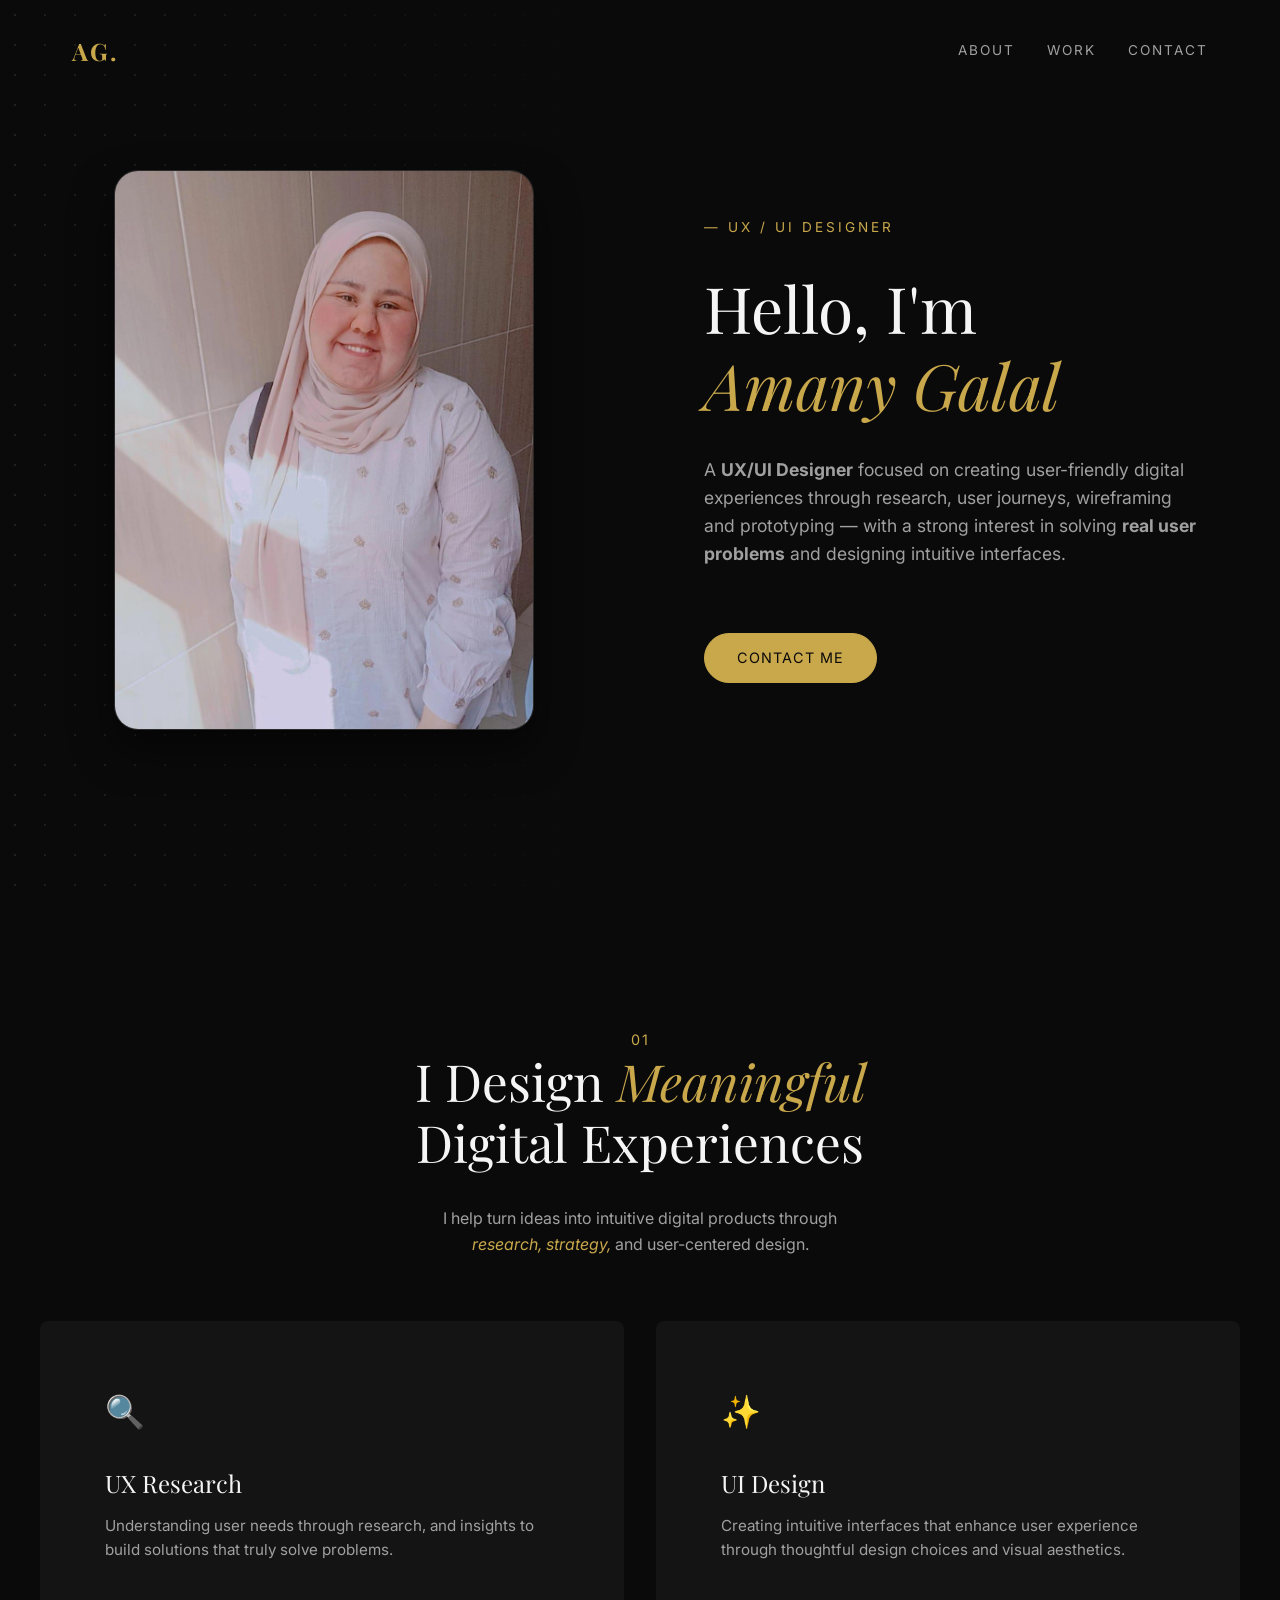
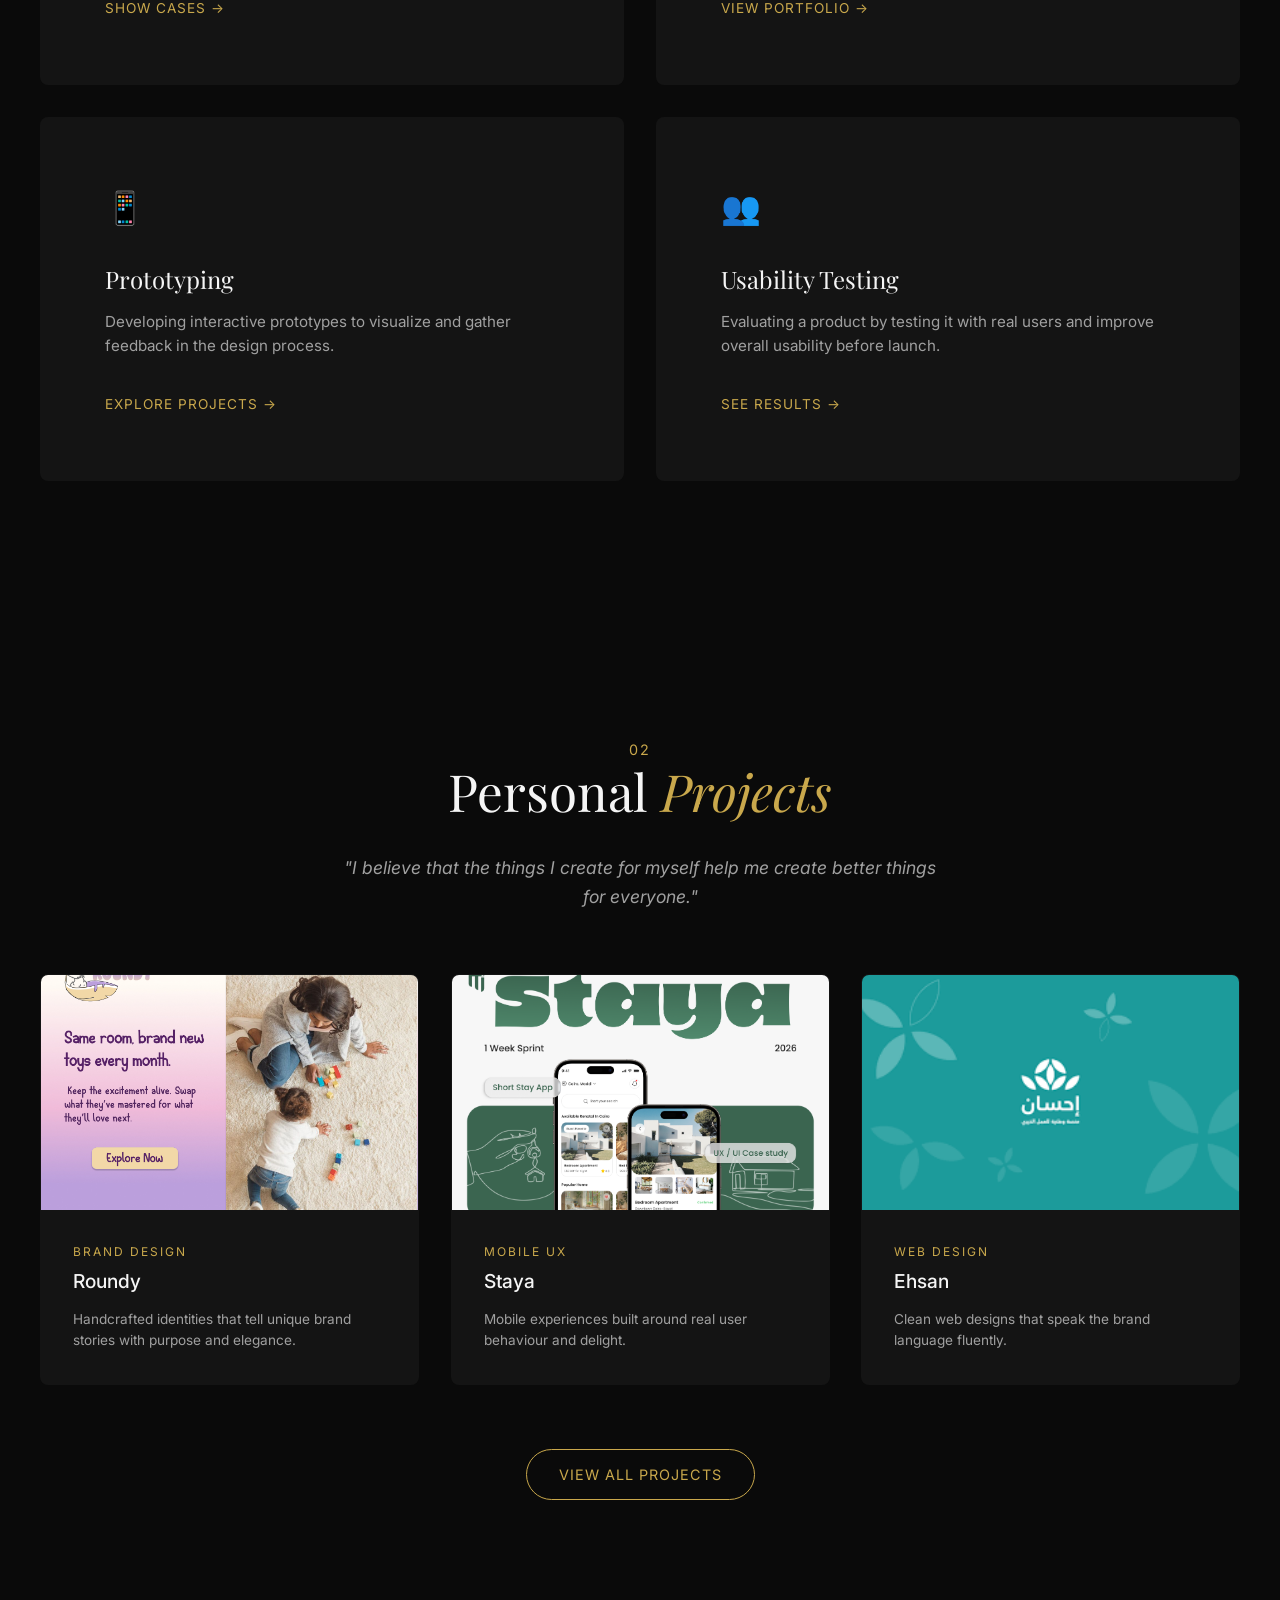
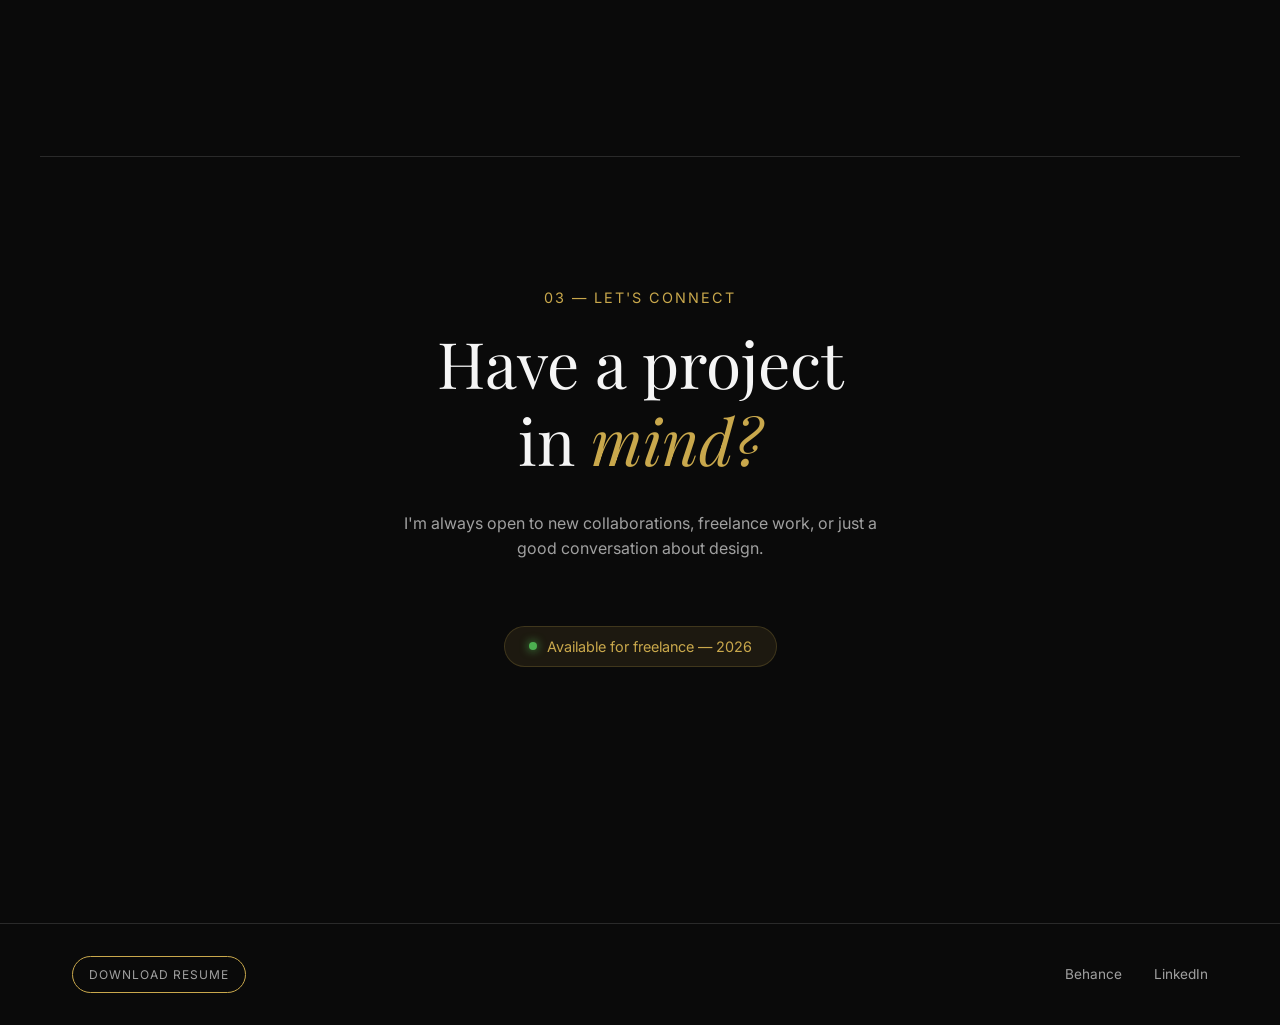
<file: index.html>
<!DOCTYPE html>
<html lang="en">

<head>
  <meta charset="UTF-8">
  <meta name="viewport" content="width=device-width, initial-scale=1.0">
  <title>Amany Galal | UX/UI Designer</title>
  <meta name="description"
    content="Portfolio of Amany Galal, a UX/UI Designer focused on creating user-friendly digital experiences.">

  <!-- Fonts -->
  <link rel="preconnect" href="https://fonts.googleapis.com">
  <link rel="preconnect" href="https://fonts.gstatic.com" crossorigin>
  <link
    href="https://fonts.googleapis.com/css2?family=Inter:wght@300;400;500&family=Playfair+Display:ital,wght@0,400;0,600;1,400&display=swap"
    rel="stylesheet">

  <!-- Styles -->
  <link rel="stylesheet" href="css/style.css">
  <link rel="stylesheet" href="css/animations.css">
  <link rel="stylesheet" href="css/responsive.css">
</head>

<body>

  <!-- Hero Section -->
  <section class="hero">
    <div class="hero-dots parallax" data-speed="0.1"></div>
    <div class="container hero-grid">
      <div class="hero-image-wrapper reveal delay-1">
        <img src="images/Amany.jpeg" alt="Amany Galal" class="hero-profile-img">
      </div>
      <div class="hero-content">
        <span class="hero-subtitle">— UX / UI DESIGNER</span>
        <h1 class="hero-title h1">Hello, I'm<br><span class="text-accent">Amany Galal</span></h1>
        <p class="hero-desc">
          A <strong>UX/UI Designer</strong> focused on creating user-friendly digital experiences through research, user
          journeys, wireframing and prototyping — with a strong interest in solving <strong>real user problems</strong>
          and designing intuitive interfaces.
        </p>
        <a href="contact.html" class="btn btn-solid">Contact Me</a>
      </div>
    </div>
  </section>

  <!-- Services Section -->
  <section class="section container">
    <div class="services-header reveal">
      <span class="section-number">01</span>
      <h2 class="h2">I Design <span class="text-accent">Meaningful</span><br>Digital Experiences</h2>
      <p class="text-muted" style="max-width: 400px; margin-top: 1rem;">
        I help turn ideas into intuitive digital products through <span class="text-accent">research, strategy,</span>
        and user-centered design.
      </p>
    </div>

    <div class="services-grid">
      <div class="card service-card reveal delay-1">
        <div class="service-icon">🔍</div>
        <h3 class="service-title h3">UX Research</h3>
        <p class="service-desc">Understanding user needs through research, and insights to build solutions that truly
          solve problems.</p>
        <a href="#" class="service-link">Show Cases →</a>
      </div>

      <div class="card service-card reveal delay-2">
        <div class="service-icon">✨</div>
        <h3 class="service-title h3">UI Design</h3>
        <p class="service-desc">Creating intuitive interfaces that enhance user experience through thoughtful design
          choices and visual aesthetics.</p>
        <a href="#" class="service-link">View Portfolio →</a>
      </div>

      <div class="card service-card reveal delay-3">
        <div class="service-icon">📱</div>
        <h3 class="service-title h3">Prototyping</h3>
        <p class="service-desc">Developing interactive prototypes to visualize and gather feedback in the design
          process.</p>
        <a href="#" class="service-link">Explore Projects →</a>
      </div>

      <div class="card service-card reveal delay-4">
        <div class="service-icon">👥</div>
        <h3 class="service-title h3">Usability Testing</h3>
        <p class="service-desc">Evaluating a product by testing it with real users and improve overall usability before
          launch.</p>
        <a href="#" class="service-link">See Results →</a>
      </div>
    </div>
  </section>

  <!-- Projects Preview -->
  <section class="section container">
    <div class="services-header reveal">
      <span class="section-number">02</span>
      <h2 class="h2">Personal <span class="text-accent">Projects</span></h2>
      <p class="text-muted text-accent" style="max-width: 600px; margin-top: 1rem; font-size: 1.1rem;">
        "I believe that the things I create for myself help me create better things for everyone."
      </p>
    </div>

    <div class="projects-grid">
      <!-- Project 1 -->
      <a href="project-detail.html?id=1" class="card project-card reveal delay-1">
        <div class="img-hover-zoom">
          <!-- Placeholder using a sophisticated gradient until images are ready -->
          <img src="images/Poster11.jpg" alt="Roundy Brand Design" class="project-image">
        </div>
        <div class="project-info">
          <span class="project-category">Brand Design</span>
          <h3 class="project-title">Roundy</h3>
          <p class="text-muted" style="font-size: 0.85rem; margin-top: 0.5rem;">Handcrafted identities that tell unique
            brand stories with purpose and elegance.</p>
        </div>
      </a>

      <!-- Project 2 -->
      <a href="project-detail.html?id=2" class="card project-card reveal delay-2">
        <div class="img-hover-zoom">
          <img src="images/Cover Final.png" alt="Staya Mobile UX" class="project-image">
        </div>
        <div class="project-info">
          <span class="project-category">Mobile UX</span>
          <h3 class="project-title">Staya</h3>
          <p class="text-muted" style="font-size: 0.85rem; margin-top: 0.5rem;">Mobile experiences built around real
            user behaviour and delight.</p>
        </div>
      </a>

      <!-- Project 3 -->
      <a href="project-detail.html?id=3" class="card project-card reveal delay-3">
        <div class="img-hover-zoom">
          <img src="images/ehsan.png" alt="Ehson Web Design" class="project-image">
        </div>
        <div class="project-info">
          <span class="project-category">Web Design</span>
          <h3 class="project-title">Ehsan</h3>
          <p class="text-muted" style="font-size: 0.85rem; margin-top: 0.5rem;">Clean web designs that speak the brand
            language fluently.</p>
        </div>
      </a>
    </div>

    <div style="text-align: center; margin-top: var(--spacing-lg);" class="reveal">
      <a href="projects.html" class="btn">View All Projects</a>
    </div>
  </section>

  <!-- Contact CTA -->
  <section class="section container">
    <div class="contact-cta reveal">
      <span class="section-number" style="display:inline-block; margin-bottom:1rem;">03 — LET'S CONNECT</span>
      <h2 class="h1 contact-cta-title">Have a project<br>in <span class="text-accent">mind?</span></h2>
      <p class="text-muted" style="max-width: 500px; margin: 0 auto;">
        I'm always open to new collaborations, freelance work, or just a good conversation about design.
      </p>
      <div class="availability">
        <div class="availability-dot"></div>
        Available for freelance — 2026
      </div>
    </div>
  </section>

  <!-- Scripts -->
  <script src="js/main.js"></script>
  <script src="js/animations.js"></script>
</body>

</html>
</file>
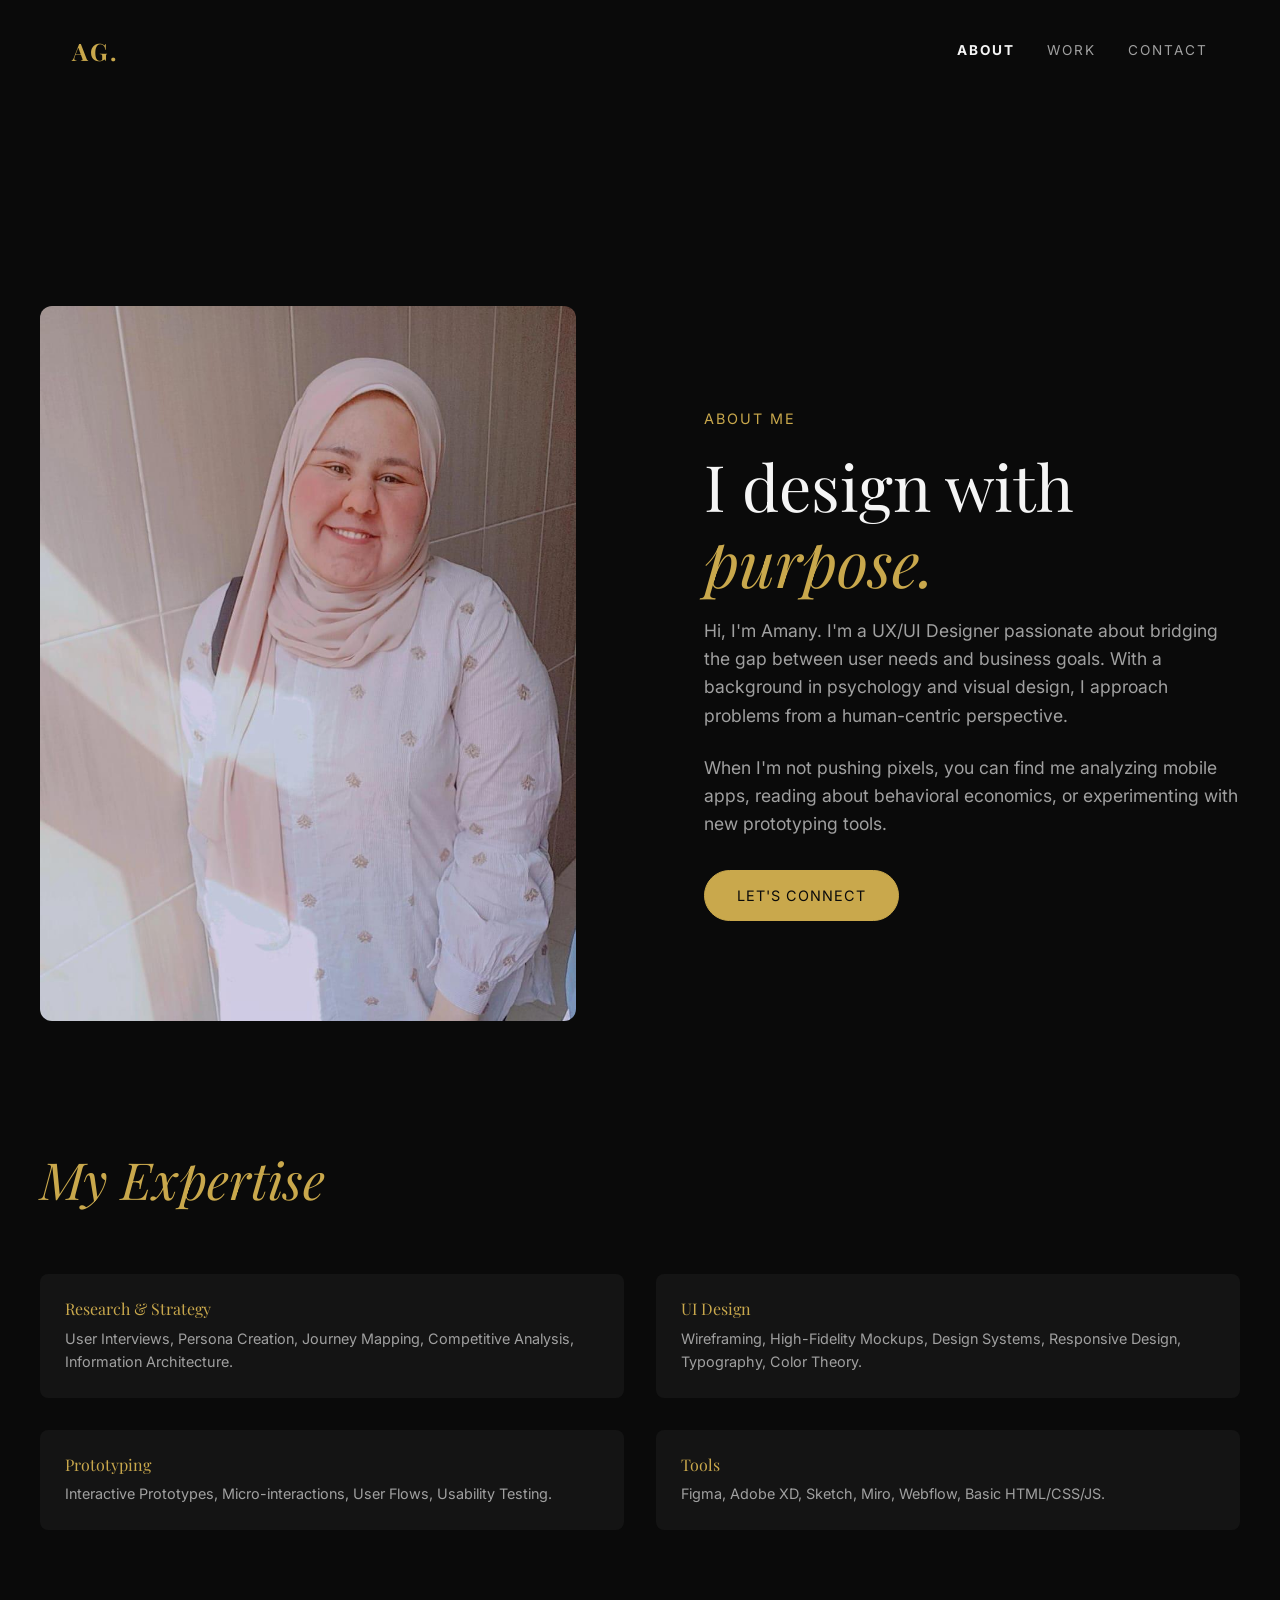
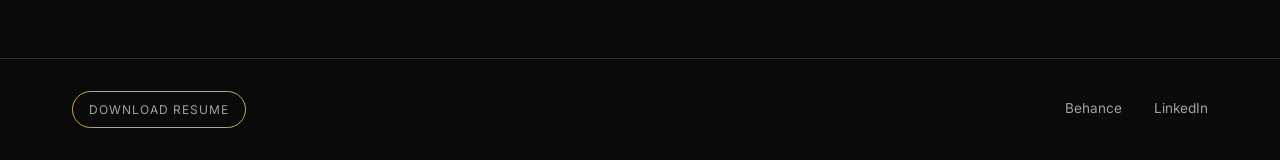
<file: about.html>
<!DOCTYPE html>
<html lang="en">

<head>
  <meta charset="UTF-8">
  <meta name="viewport" content="width=device-width, initial-scale=1.0">
  <title>About | Amany Galal</title>

  <link rel="preconnect" href="https://fonts.googleapis.com">
  <link rel="preconnect" href="https://fonts.gstatic.com" crossorigin>
  <link
    href="https://fonts.googleapis.com/css2?family=Inter:wght@300;400;500&family=Playfair+Display:ital,wght@0,400;0,600;1,400&display=swap"
    rel="stylesheet">

  <link rel="stylesheet" href="css/style.css">
  <link rel="stylesheet" href="css/animations.css">
  <link rel="stylesheet" href="css/responsive.css">

  <style>
    .about-grid {
      display: grid;
      grid-template-columns: 1fr 1fr;
      gap: var(--spacing-xl);
      align-items: center;
      margin-top: calc(var(--spacing-xl) + 50px);
    }

    .about-image {
      width: 100%;
      aspect-ratio: 3/4;
      background: var(--surface-color);
      border-radius: 12px;
      object-fit: cover;
    }

    .skills-grid {
      display: grid;
      grid-template-columns: 1fr 1fr;
      gap: var(--spacing-md);
      margin-top: var(--spacing-lg);
    }

    .skill-item h4 {
      color: var(--accent-gold);
      font-size: 1rem;
      margin-bottom: 0.5rem;
    }

    .skill-item p {
      color: var(--text-secondary);
      font-size: 0.9rem;
    }

    @media (max-width: 768px) {
      .about-grid {
        grid-template-columns: 1fr;
      }
    }
  </style>
</head>

<body>

  <section class="section container">
    <div class="about-grid">
      <div class="reveal">
        <img src="images/Amany.jpeg" alt="Amany Galal" class="about-image">
      </div>

      <div class="about-content reveal delay-1">
        <span class="section-number">ABOUT ME</span>
        <h1 class="h1" style="margin: 1rem 0;">I design with <span class="text-accent">purpose.</span></h1>
        <p class="text-muted" style="margin-bottom: 1.5rem; font-size: 1.1rem;">
          Hi, I'm Amany. I'm a UX/UI Designer passionate about bridging the gap between user needs and business goals.
          With a background in psychology and visual design, I approach problems from a human-centric perspective.
        </p>
        <p class="text-muted" style="margin-bottom: 2rem; font-size: 1.1rem;">
          When I'm not pushing pixels, you can find me analyzing mobile apps, reading about behavioral economics, or
          experimenting with new prototyping tools.
        </p>
        <a href="contact.html" class="btn btn-solid">Let's Connect</a>
      </div>
    </div>

    <!-- Skills Section -->
    <div class="reveal" style="margin-top: var(--spacing-xl);">
      <h2 class="h2 text-accent">My Expertise</h2>
      <div class="skills-grid">
        <div class="skill-item card" style="padding: 1.5rem;">
          <h4>Research & Strategy</h4>
          <p>User Interviews, Persona Creation, Journey Mapping, Competitive Analysis, Information Architecture.</p>
        </div>
        <div class="skill-item card" style="padding: 1.5rem;">
          <h4>UI Design</h4>
          <p>Wireframing, High-Fidelity Mockups, Design Systems, Responsive Design, Typography, Color Theory.</p>
        </div>
        <div class="skill-item card" style="padding: 1.5rem;">
          <h4>Prototyping</h4>
          <p>Interactive Prototypes, Micro-interactions, User Flows, Usability Testing.</p>
        </div>
        <div class="skill-item card" style="padding: 1.5rem;">
          <h4>Tools</h4>
          <p>Figma, Adobe XD, Sketch, Miro, Webflow, Basic HTML/CSS/JS.</p>
        </div>
      </div>
    </div>
  </section>

  <!-- Scripts -->
  <script src="js/main.js"></script>
  <script src="js/animations.js"></script>
</body>

</html>
</file>
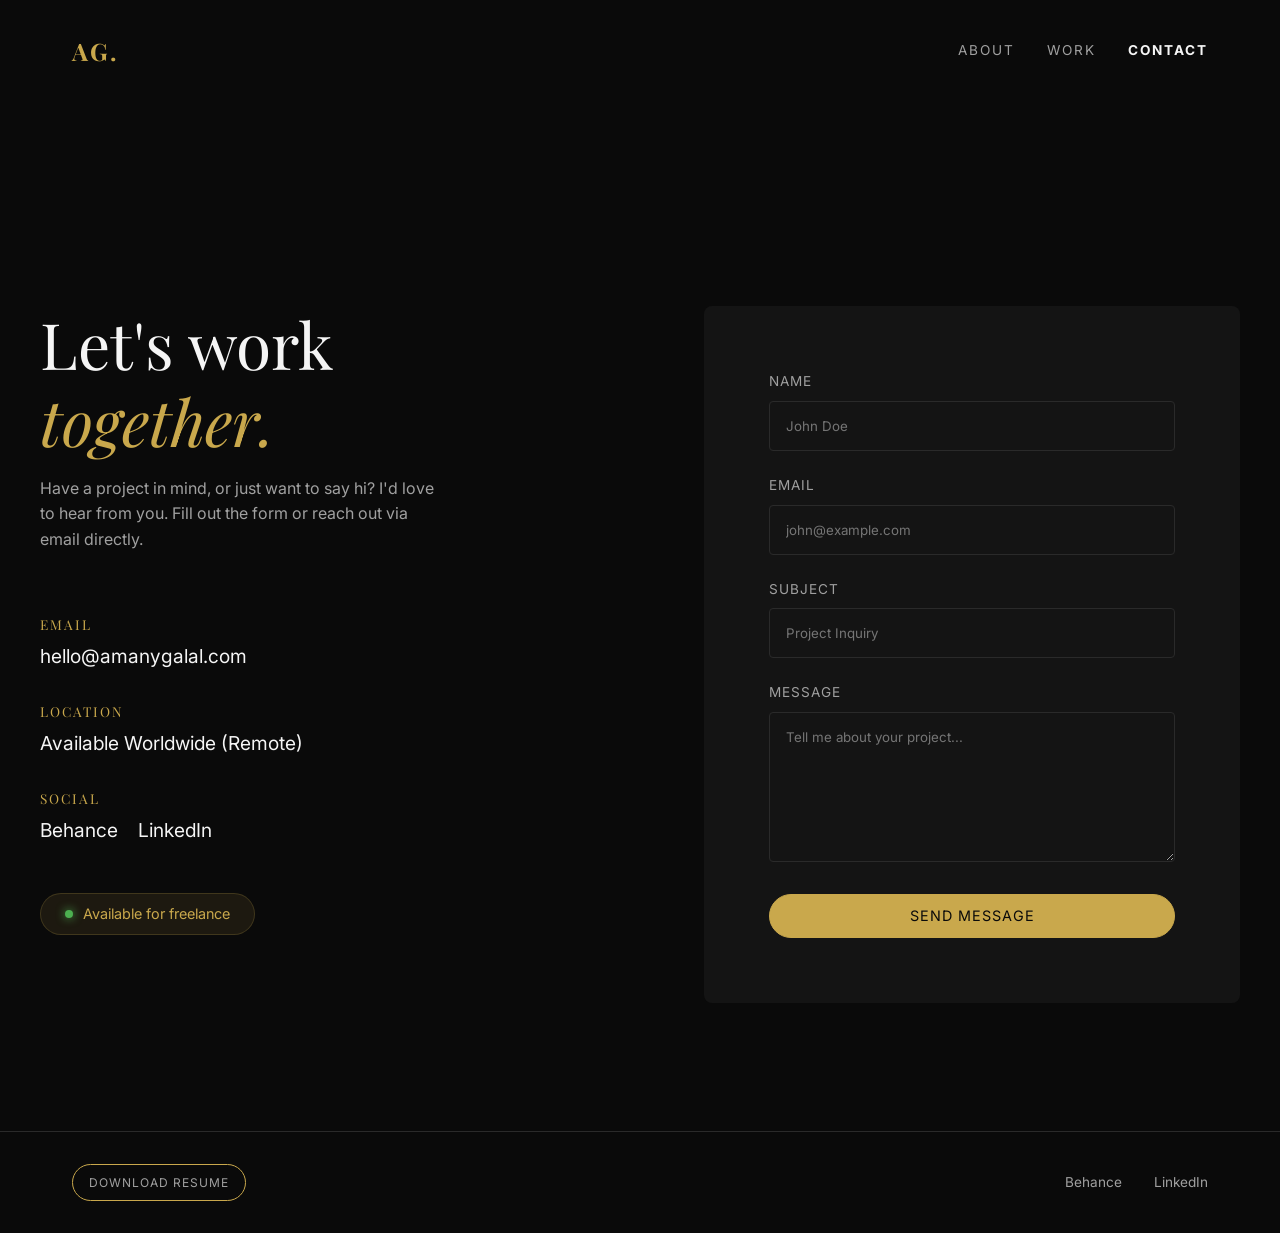
<file: contact.html>
<!DOCTYPE html>
<html lang="en">
<head>
  <meta charset="UTF-8">
  <meta name="viewport" content="width=device-width, initial-scale=1.0">
  <title>Contact | Amany Galal</title>
  
  <link rel="preconnect" href="https://fonts.googleapis.com">
  <link rel="preconnect" href="https://fonts.gstatic.com" crossorigin>
  <link href="https://fonts.googleapis.com/css2?family=Inter:wght@300;400;500&family=Playfair+Display:ital,wght@0,400;0,600;1,400&display=swap" rel="stylesheet">
  
  <link rel="stylesheet" href="css/style.css">
  <link rel="stylesheet" href="css/animations.css">
  <link rel="stylesheet" href="css/responsive.css">

  <style>
    .contact-container {
      display: grid;
      grid-template-columns: 1fr 1fr;
      gap: var(--spacing-xl);
      margin-top: calc(var(--spacing-xl) + 50px);
    }
    
    .form-group {
      margin-bottom: 1.5rem;
    }
    
    .form-label {
      display: block;
      margin-bottom: 0.5rem;
      font-size: 0.85rem;
      text-transform: uppercase;
      letter-spacing: 1px;
      color: var(--text-secondary);
    }
    
    .form-control {
      width: 100%;
      background: var(--surface-color);
      border: 1px solid var(--border-color);
      padding: 1rem;
      color: var(--text-primary);
      font-family: var(--font-body);
      border-radius: 4px;
      transition: all var(--transition-fast);
    }
    
    .form-control:focus {
      outline: none;
      border-color: var(--accent-gold);
      box-shadow: 0 0 0 2px rgba(201, 168, 76, 0.2);
    }
    
    textarea.form-control {
      min-height: 150px;
      resize: vertical;
    }
    
    .contact-info-block {
      margin-bottom: 2rem;
    }
    
    .contact-info-block h4 {
      color: var(--accent-gold);
      font-size: 0.85rem;
      text-transform: uppercase;
      letter-spacing: 2px;
      margin-bottom: 0.5rem;
    }
    
    .contact-info-block p {
      font-size: 1.2rem;
    }

    @media (max-width: 768px) {
      .contact-container {
        grid-template-columns: 1fr;
      }
    }
  </style>
</head>
<body>

  <section class="section container">
    <div class="contact-container">
      
      <!-- Contact Info -->
      <div class="reveal">
        <h1 class="h1" style="margin-bottom: 1rem;">Let's work <span class="text-accent">together.</span></h1>
        <p class="text-muted" style="margin-bottom: var(--spacing-lg); max-width: 400px;">
          Have a project in mind, or just want to say hi? I'd love to hear from you. Fill out the form or reach out via email directly.
        </p>
        
        <div class="contact-info-block">
          <h4>Email</h4>
          <p><a href="mailto:hello@amanygalal.com" class="link-underline">hello@amanygalal.com</a></p>
        </div>
        
        <div class="contact-info-block">
          <h4>Location</h4>
          <p>Available Worldwide (Remote)</p>
        </div>
        
        <div class="contact-info-block">
          <h4>Social</h4>
          <p>
            <a href="https://www.behance.net/amanygalal4" target="_blank" rel="noopener" class="link-underline" style="margin-right: 15px;">Behance</a>
            <a href="https://www.linkedin.com/in/amany-galal-523b94352/" target="_blank" rel="noopener" class="link-underline">LinkedIn</a>
          </p>
        </div>
        
        <div class="availability" style="margin-top: 1rem; margin-bottom: 2rem;">
          <div class="availability-dot"></div>
          Available for freelance
        </div>
      </div>

      <!-- Contact Form -->
      <div class="reveal delay-1">
        <form action="#" class="card" style="padding: var(--spacing-lg);">
          <div class="form-group">
            <label for="name" class="form-label">Name</label>
            <input type="text" id="name" class="form-control" placeholder="John Doe" required>
          </div>
          
          <div class="form-group">
            <label for="email" class="form-label">Email</label>
            <input type="email" id="email" class="form-control" placeholder="john@example.com" required>
          </div>
          
          <div class="form-group">
            <label for="subject" class="form-label">Subject</label>
            <input type="text" id="subject" class="form-control" placeholder="Project Inquiry" required>
          </div>
          
          <div class="form-group">
            <label for="message" class="form-label">Message</label>
            <textarea id="message" class="form-control" placeholder="Tell me about your project..." required></textarea>
          </div>
          
          <button type="submit" class="btn btn-solid" style="width: 100%;">Send Message</button>
        </form>
      </div>

    </div>
  </section>

  <!-- Scripts -->
  <script src="js/main.js"></script>
  <script src="js/animations.js"></script>
</body>
</html>
</file>
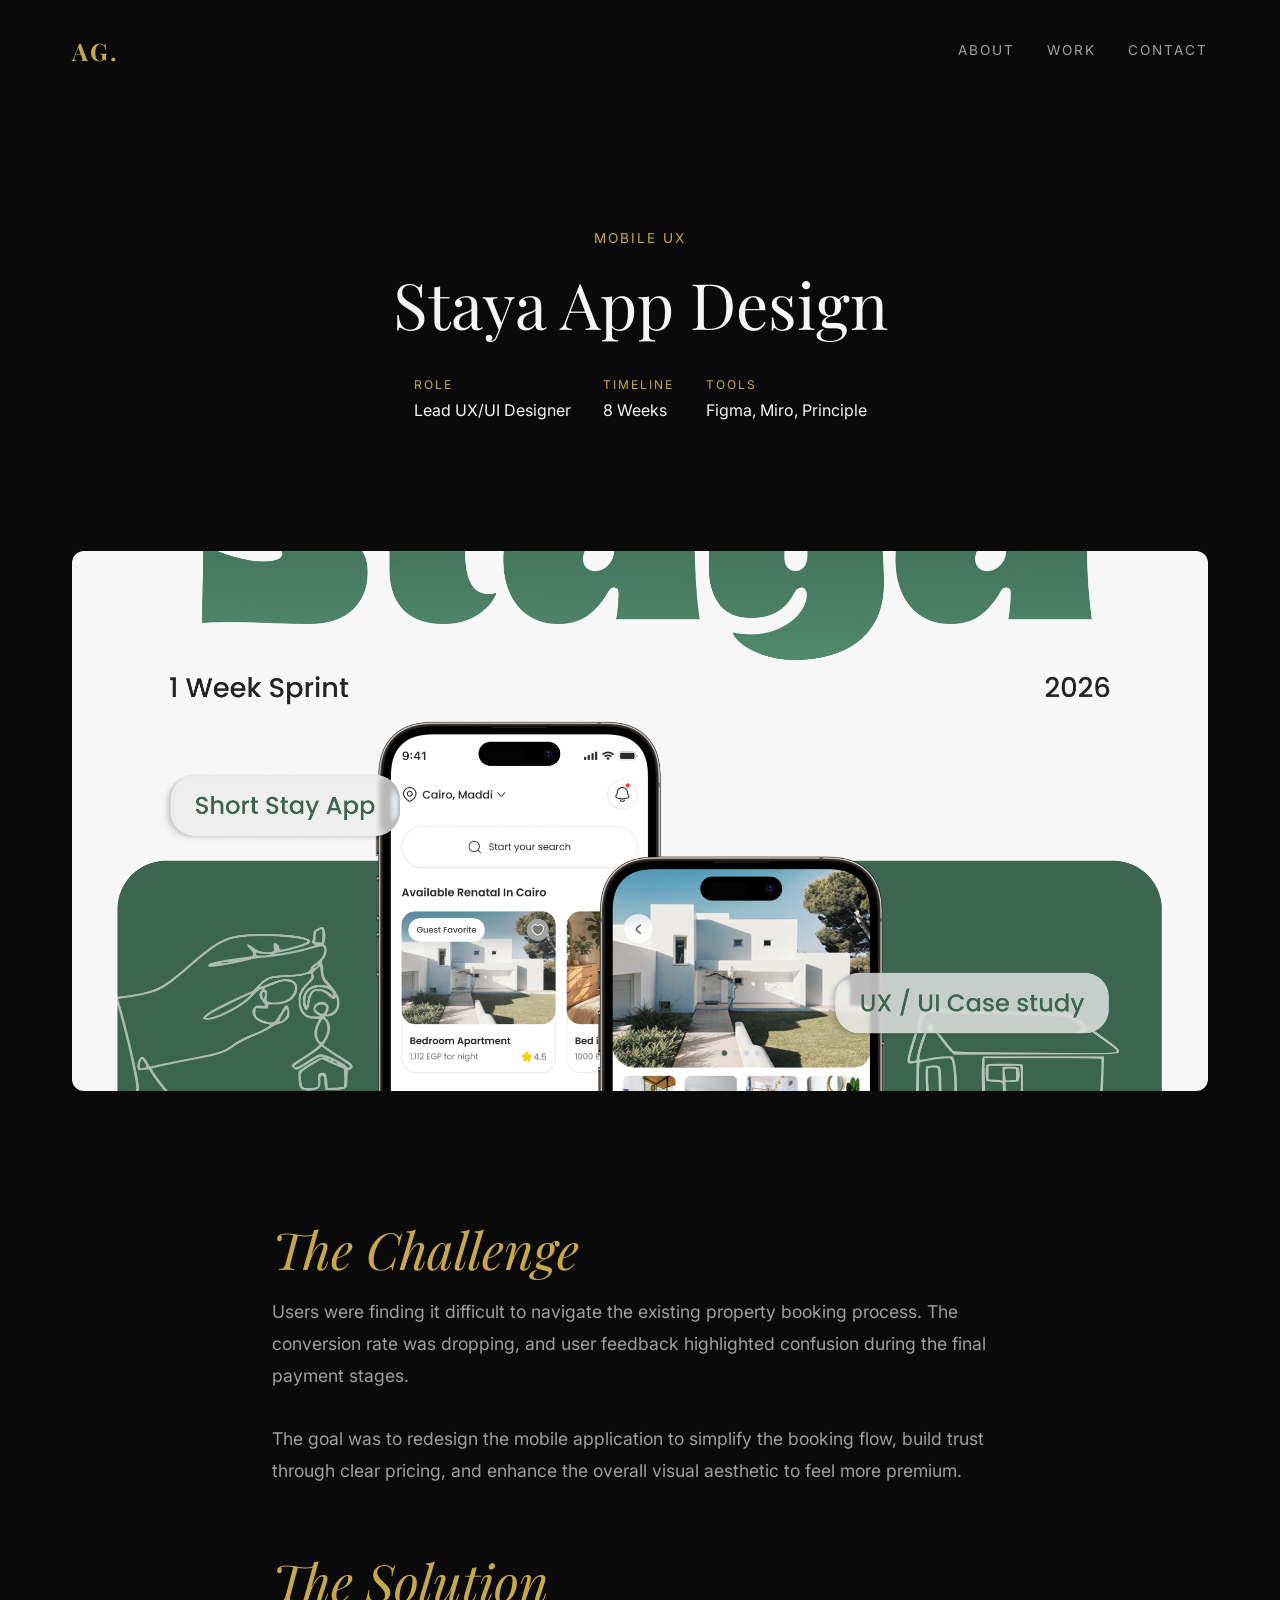
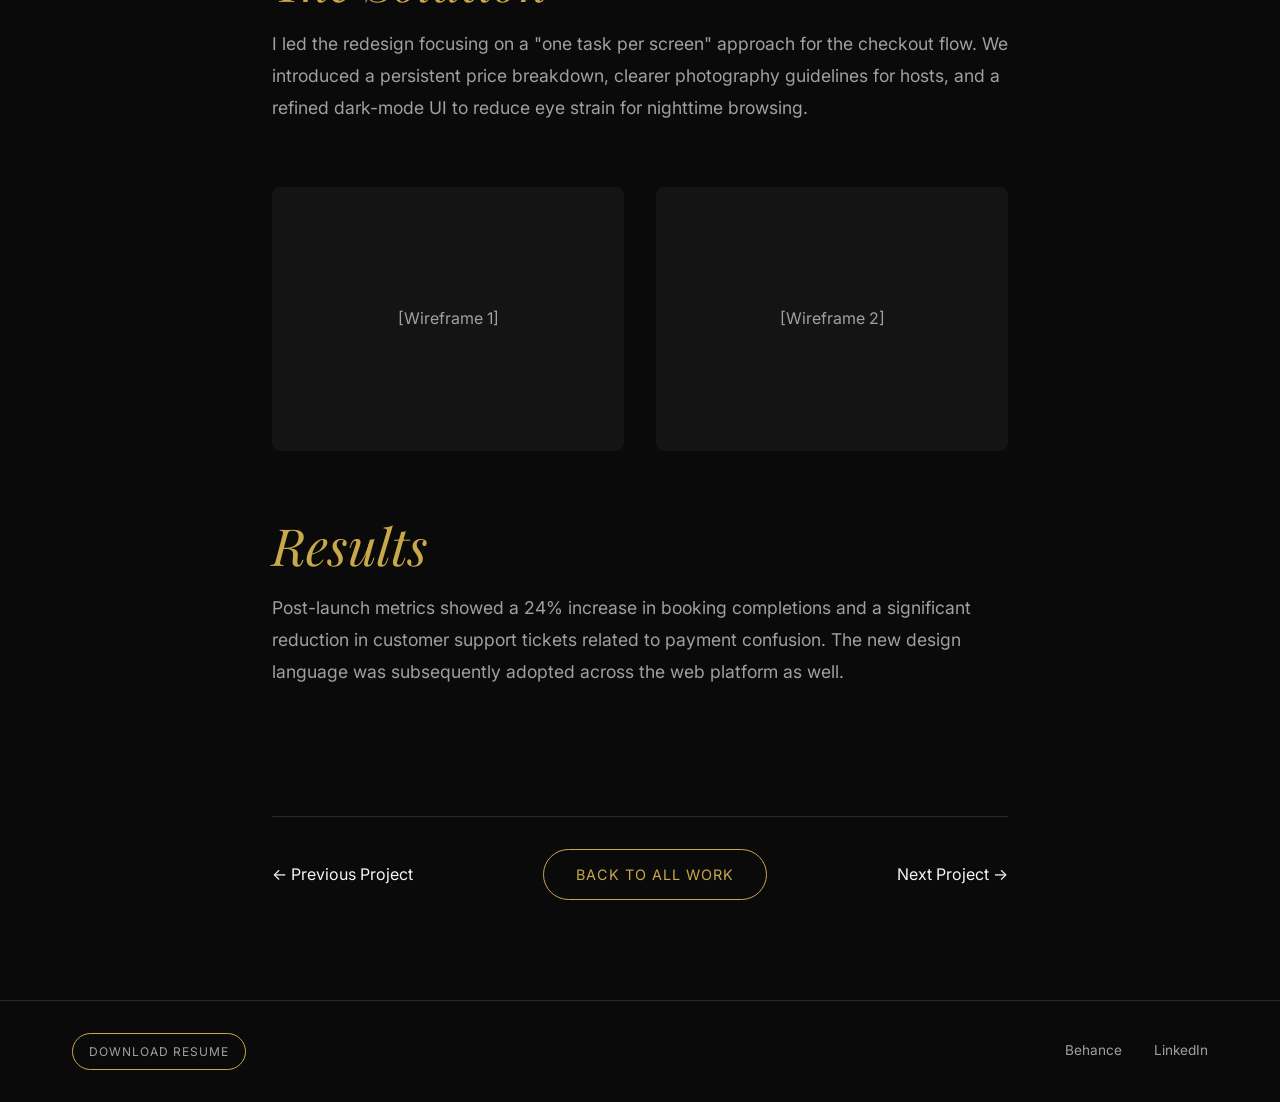
<file: project-detail.html>
<!DOCTYPE html>
<html lang="en">
<head>
  <meta charset="UTF-8">
  <meta name="viewport" content="width=device-width, initial-scale=1.0">
  <title>Project Detail | Amany Galal</title>
  
  <link rel="preconnect" href="https://fonts.googleapis.com">
  <link rel="preconnect" href="https://fonts.gstatic.com" crossorigin>
  <link href="https://fonts.googleapis.com/css2?family=Inter:wght@300;400;500&family=Playfair+Display:ital,wght@0,400;0,600;1,400&display=swap" rel="stylesheet">
  
  <link rel="stylesheet" href="css/style.css">
  <link rel="stylesheet" href="css/animations.css">
  <link rel="stylesheet" href="css/responsive.css">

  <style>
    .project-header {
      padding: calc(var(--spacing-xl) + 100px) 0 var(--spacing-xl);
      text-align: center;
    }
    .project-meta {
      display: flex;
      justify-content: center;
      gap: var(--spacing-md);
      margin-top: var(--spacing-md);
      flex-wrap: wrap;
    }
    .meta-item {
      text-align: left;
    }
    .meta-label {
      color: var(--accent-gold);
      font-size: 0.75rem;
      text-transform: uppercase;
      letter-spacing: 2px;
      display: block;
      margin-bottom: 0.25rem;
    }
    .project-hero-img {
      width: 100%;
      height: 60vh;
      object-fit: cover;
      border-radius: 12px;
      margin-bottom: var(--spacing-xl);
      background: var(--surface-color);
    }
    .project-content {
      max-width: 800px;
      margin: 0 auto;
    }
    .project-content h2 {
      margin-top: var(--spacing-lg);
      margin-bottom: var(--spacing-sm);
    }
    .project-content p {
      margin-bottom: var(--spacing-md);
      color: var(--text-secondary);
      font-size: 1.1rem;
      line-height: 1.8;
    }
    .project-gallery {
      display: grid;
      grid-template-columns: 1fr 1fr;
      gap: var(--spacing-md);
      margin: var(--spacing-lg) 0;
    }
    .gallery-img {
      width: 100%;
      border-radius: 8px;
      background: var(--surface-color);
      aspect-ratio: 4/3;
    }
  </style>
</head>
<body>

  <!-- Project Header -->
  <header class="project-header container reveal">
    <span class="project-category" style="color:var(--accent-gold); text-transform:uppercase; letter-spacing:2px; font-size:0.85rem;">Mobile UX</span>
    <h1 class="h1" style="margin-top: 1rem;">Staya App Design</h1>
    
    <div class="project-meta delay-1">
      <div class="meta-item">
        <span class="meta-label">Role</span>
        <span>Lead UX/UI Designer</span>
      </div>
      <div class="meta-item">
        <span class="meta-label">Timeline</span>
        <span>8 Weeks</span>
      </div>
      <div class="meta-item">
        <span class="meta-label">Tools</span>
        <span>Figma, Miro, Principle</span>
      </div>
    </div>
  </header>

  <div class="container reveal delay-2">
    <img src="images/Cover Final.png" alt="Staya Project Hero" class="project-hero-img">
  </div>

  <!-- Project Content -->
  <main class="container project-content">
    <div class="reveal">
      <h2 class="h2 text-accent">The Challenge</h2>
      <p>
        Users were finding it difficult to navigate the existing property booking process. The conversion rate was dropping, and user feedback highlighted confusion during the final payment stages.
      </p>
      <p>
        The goal was to redesign the mobile application to simplify the booking flow, build trust through clear pricing, and enhance the overall visual aesthetic to feel more premium.
      </p>
    </div>

    <div class="reveal">
      <h2 class="h2 text-accent">The Solution</h2>
      <p>
        I led the redesign focusing on a "one task per screen" approach for the checkout flow. We introduced a persistent price breakdown, clearer photography guidelines for hosts, and a refined dark-mode UI to reduce eye strain for nighttime browsing.
      </p>
    </div>

    <div class="project-gallery reveal">
      <div class="gallery-img" style="display:flex; align-items:center; justify-content:center; color:var(--text-secondary);">[Wireframe 1]</div>
      <div class="gallery-img" style="display:flex; align-items:center; justify-content:center; color:var(--text-secondary);">[Wireframe 2]</div>
    </div>

    <div class="reveal">
      <h2 class="h2 text-accent">Results</h2>
      <p>
        Post-launch metrics showed a 24% increase in booking completions and a significant reduction in customer support tickets related to payment confusion. The new design language was subsequently adopted across the web platform as well.
      </p>
    </div>

    <!-- Navigation -->
    <div class="reveal" style="margin-top: var(--spacing-xl); padding-top: var(--spacing-md); border-top: 1px solid var(--border-color); display: flex; justify-content: space-between; align-items: center;">
      <a href="#" class="link-underline">← Previous Project</a>
      <a href="projects.html" class="btn btn-outline">Back to All Work</a>
      <a href="#" class="link-underline">Next Project →</a>
    </div>
  </main>

  <div style="height: 100px;"></div>

  <!-- Scripts -->
  <script src="js/main.js"></script>
  <script src="js/animations.js"></script>
</body>
</html>
</file>
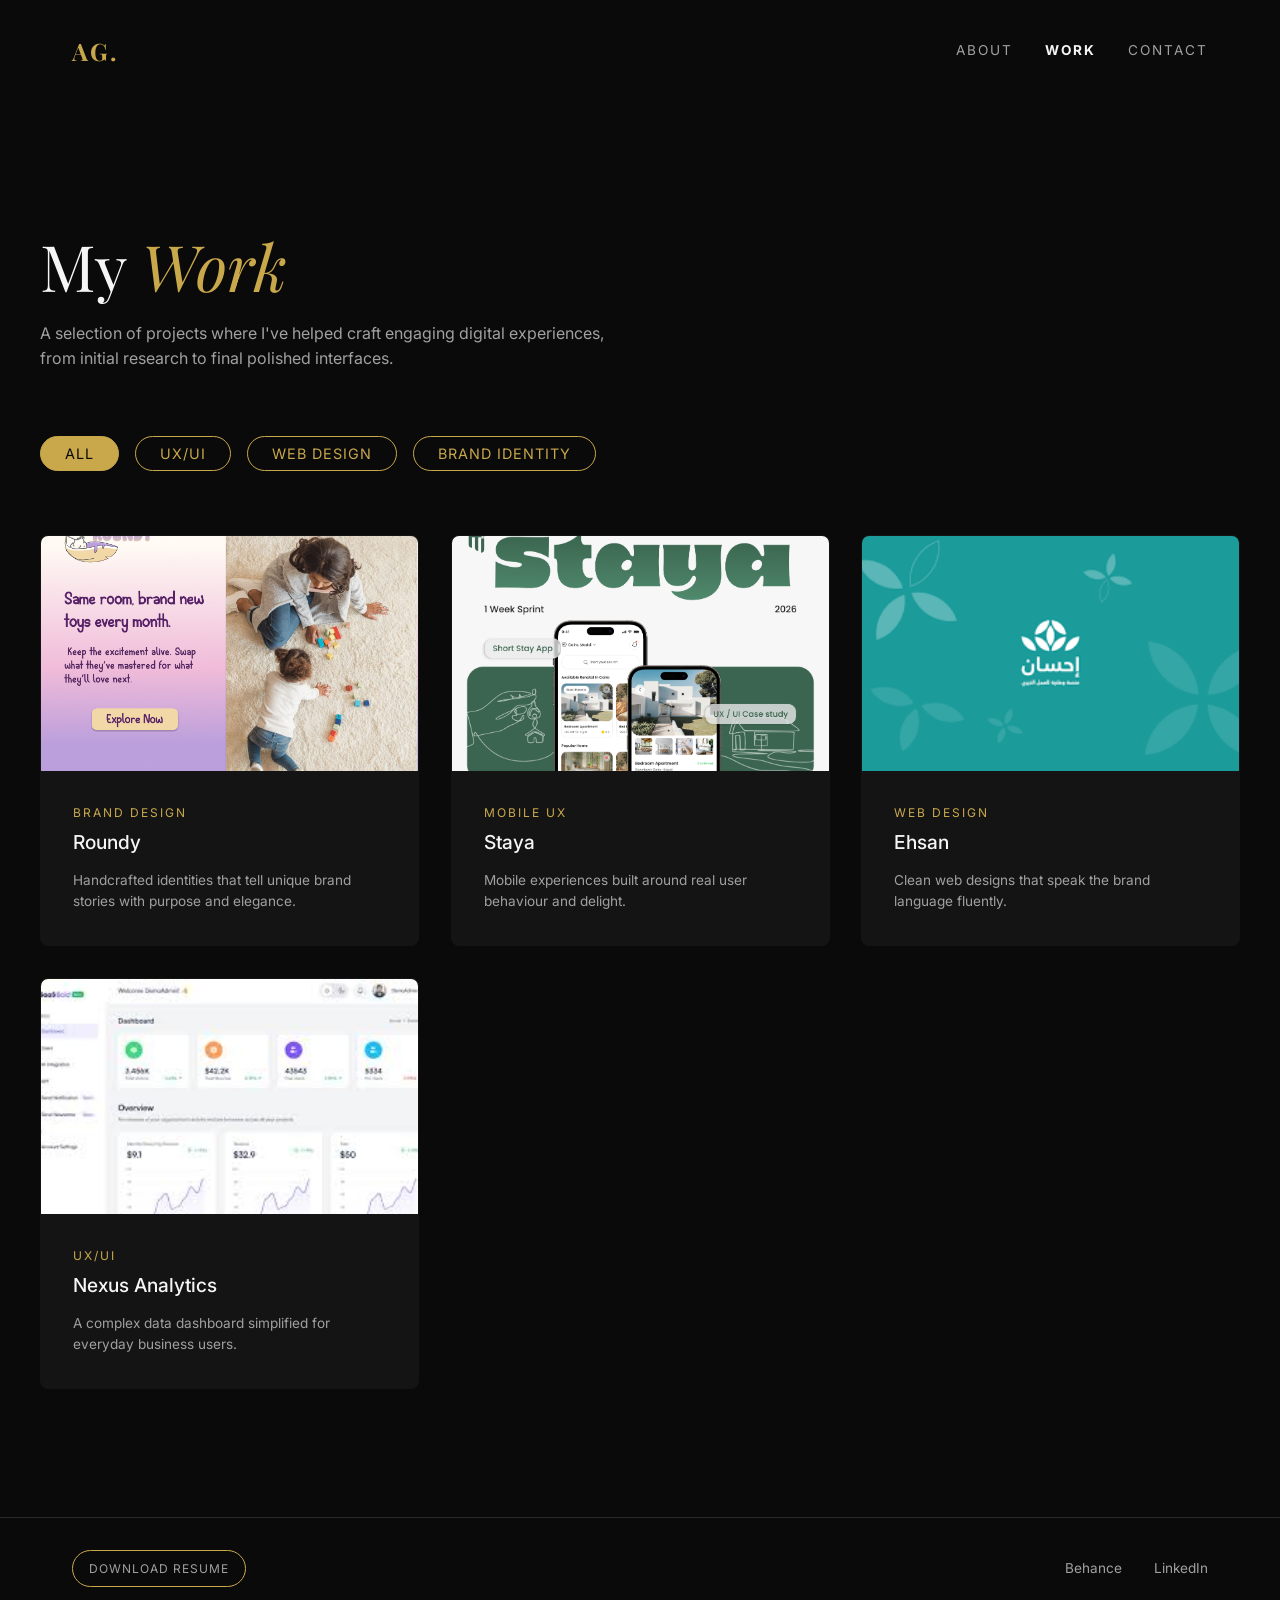
<file: projects.html>
<!DOCTYPE html>
<html lang="en">

<head>
  <meta charset="UTF-8">
  <meta name="viewport" content="width=device-width, initial-scale=1.0">
  <title>Work | Amany Galal</title>
  <meta name="description" content="View all UX/UI design projects by Amany Galal.">

  <link rel="preconnect" href="https://fonts.googleapis.com">
  <link rel="preconnect" href="https://fonts.gstatic.com" crossorigin>
  <link
    href="https://fonts.googleapis.com/css2?family=Inter:wght@300;400;500&family=Playfair+Display:ital,wght@0,400;0,600;1,400&display=swap"
    rel="stylesheet">

  <link rel="stylesheet" href="css/style.css">
  <link rel="stylesheet" href="css/animations.css">
  <link rel="stylesheet" href="css/responsive.css">
</head>

<body>

  <!-- Header Spacer for Navbar -->
  <div style="height: 100px;"></div>

  <section class="section container">
    <div class="reveal">
      <h1 class="h1 mb-md">My <span class="text-accent">Work</span></h1>
      <p class="text-muted" style="max-width: 600px; margin-bottom: var(--spacing-lg);">
        A selection of projects where I've helped craft engaging digital experiences, from initial research to final
        polished interfaces.
      </p>
    </div>

    <!-- Filter Tabs (Visual Only for now, but setup for JS later) -->
    <div class="reveal delay-1" style="display: flex; gap: 1rem; margin-bottom: var(--spacing-lg); flex-wrap: wrap;">
      <button class="btn btn-solid" style="padding: 0.5rem 1.5rem;">All</button>
      <button class="btn" style="padding: 0.5rem 1.5rem;">UX/UI</button>
      <button class="btn" style="padding: 0.5rem 1.5rem;">Web Design</button>
      <button class="btn" style="padding: 0.5rem 1.5rem;">Brand Identity</button>
    </div>

    <div class="projects-grid">
      <!-- Project 1 -->
      <a href="project-detail.html?id=1" class="card project-card reveal delay-1">
        <div class="img-hover-zoom">
          <img src="images/Poster11.jpg" alt="Roundy Brand Design" class="project-image">
        </div>
        <div class="project-info">
          <span class="project-category">Brand Design</span>
          <h3 class="project-title">Roundy</h3>
          <p class="text-muted" style="font-size: 0.85rem; margin-top: 0.5rem;">Handcrafted identities that tell unique
            brand stories with purpose and elegance.</p>
        </div>
      </a>

      <!-- Project 2 -->
      <a href="project-detail.html?id=2" class="card project-card reveal delay-2">
        <div class="img-hover-zoom">
          <img src="images/Cover Final.png" alt="Staya Mobile UX" class="project-image">
        </div>
        <div class="project-info">
          <span class="project-category">Mobile UX</span>
          <h3 class="project-title">Staya</h3>
          <p class="text-muted" style="font-size: 0.85rem; margin-top: 0.5rem;">Mobile experiences built around real
            user behaviour and delight.</p>
        </div>
      </a>

      <!-- Project 3 -->
      <a href="project-detail.html?id=3" class="card project-card reveal delay-3">
        <div class="img-hover-zoom">
          <img src="images/ehsan.png" alt="Ehsan Web Design" class="project-image">
        </div>
        <div class="project-info">
          <span class="project-category">Web Design</span>
          <h3 class="project-title">Ehsan</h3>
          <p class="text-muted" style="font-size: 0.85rem; margin-top: 0.5rem;">Clean web designs that speak the brand
            language fluently.</p>
        </div>
      </a>

      <!-- Project 4 -->
      <a href="project-detail.html?id=4" class="card project-card reveal delay-1">
        <div class="img-hover-zoom">
          <img src="images/dash.jfif" alt="Nexus Analytics UX/UI" class="project-image">
        </div>
        <div class="project-info">
          <span class="project-category">UX/UI</span>
          <h3 class="project-title">Nexus Analytics</h3>
          <p class="text-muted" style="font-size: 0.85rem; margin-top: 0.5rem;">A complex data dashboard simplified for
            everyday business users.</p>
        </div>
      </a>
    </div>
  </section>

  <!-- Scripts -->
  <script src="js/main.js"></script>
  <script src="js/animations.js"></script>
</body>

</html>
</file>
<file: css/style.css>
/* ==========================================================================
   Design Tokens & Variables
   ========================================================================== */
:root {
  /* Colors */
  --bg-color: #0a0a0a;
  --surface-color: #141414;
  --surface-elevated: #1a1a1a;
  --text-primary: #f5f5f5;
  --text-secondary: #a0a0a0;
  --accent-gold: #c9a84c;
  --accent-gold-light: #e8c96a;
  --border-color: #2a2a2a;

  /* Typography */
  --font-heading: 'Playfair Display', serif;
  --font-body: 'Inter', sans-serif;
  
  /* Spacing */
  --spacing-xs: 0.5rem;
  --spacing-sm: 1rem;
  --spacing-md: 2rem;
  --spacing-lg: 4rem;
  --spacing-xl: 8rem;

  /* Transitions */
  --transition-fast: 0.2s ease;
  --transition-normal: 0.3s cubic-bezier(0.4, 0, 0.2, 1);
  --transition-slow: 0.6s cubic-bezier(0.4, 0, 0.2, 1);
}

/* ==========================================================================
   Base Styles & Reset
   ========================================================================== */
*, *::before, *::after {
  box-sizing: border-box;
  margin: 0;
  padding: 0;
}

html {
  scroll-behavior: smooth;
  font-size: 16px;
}

body {
  font-family: var(--font-body);
  background-color: var(--bg-color);
  color: var(--text-primary);
  line-height: 1.6;
  -webkit-font-smoothing: antialiased;
  -moz-osx-font-smoothing: grayscale;
  overflow-x: hidden;
}

h1, h2, h3, h4, h5, h6 {
  font-family: var(--font-heading);
  font-weight: 400;
  line-height: 1.2;
  margin-bottom: var(--spacing-sm);
}

a {
  color: inherit;
  text-decoration: none;
  transition: color var(--transition-fast);
}

img {
  max-width: 100%;
  height: auto;
  display: block;
}

ul {
  list-style: none;
}

/* ==========================================================================
   Typography Helpers
   ========================================================================== */
.text-accent {
  color: var(--accent-gold);
  font-style: italic;
}

.text-muted {
  color: var(--text-secondary);
}

.h1 { font-size: clamp(3rem, 5vw, 5rem); }
.h2 { font-size: clamp(2.5rem, 4vw, 4rem); }
.h3 { font-size: clamp(2rem, 3vw, 3rem); }

/* ==========================================================================
   Layout & Components
   ========================================================================== */
.container {
  width: 100%;
  max-width: 1200px;
  margin: 0 auto;
  padding: 0 var(--spacing-md);
}

.section {
  padding: var(--spacing-xl) 0;
}

/* Buttons */
.btn {
  display: inline-flex;
  align-items: center;
  justify-content: center;
  padding: 0.8rem 2rem;
  font-family: var(--font-body);
  font-size: 0.9rem;
  letter-spacing: 1px;
  text-transform: uppercase;
  border: 1px solid var(--accent-gold);
  color: var(--accent-gold);
  background: transparent;
  border-radius: 50px;
  cursor: pointer;
  transition: all var(--transition-normal);
}

.btn:hover {
  background: var(--accent-gold);
  color: var(--bg-color);
  transform: translateY(-2px);
  box-shadow: 0 4px 15px rgba(201, 168, 76, 0.2);
}

.btn-solid {
  background: var(--accent-gold);
  color: var(--bg-color);
}

.btn-solid:hover {
  background: transparent;
  color: var(--accent-gold);
}

/* Cards */
.card {
  background: var(--surface-color);
  border-radius: 8px;
  overflow: hidden;
  transition: transform var(--transition-normal), box-shadow var(--transition-normal);
  border: 1px solid transparent;
}

.card:hover {
  transform: translateY(-8px);
  border-color: var(--border-color);
  background: var(--surface-elevated);
}

/* ==========================================================================
   Navigation
   ========================================================================== */
.navbar {
  position: fixed;
  top: 0;
  left: 0;
  width: 100%;
  padding: var(--spacing-md) 0;
  z-index: 100;
  transition: all var(--transition-normal);
}

.navbar.scrolled {
  background: rgba(10, 10, 10, 0.95);
  backdrop-filter: blur(10px);
  padding: var(--spacing-sm) 0;
  border-bottom: 1px solid var(--border-color);
}

.nav-container {
  display: flex;
  justify-content: space-between;
  align-items: center;
}

.logo {
  font-family: var(--font-heading);
  font-size: 1.5rem;
  font-weight: 700;
  color: var(--accent-gold);
  letter-spacing: 2px;
}

.nav-links {
  display: flex;
  gap: var(--spacing-md);
}

.nav-links a {
  font-size: 0.85rem;
  text-transform: uppercase;
  letter-spacing: 2px;
  color: var(--text-secondary);
}

.nav-links a:hover,
.nav-links a.active {
  color: var(--text-primary);
}

.hamburger {
  display: none;
  cursor: pointer;
  background: none;
  border: none;
  color: var(--text-primary);
  font-size: 1.5rem;
}

/* ==========================================================================
   Hero Section
   ========================================================================== */
.hero {
  min-height: 100vh;
  display: flex;
  align-items: center;
  position: relative;
  overflow: hidden;
}

.hero-grid {
  display: grid;
  grid-template-columns: 1fr 1fr;
  gap: var(--spacing-xl);
  align-items: center;
}

.hero-dots {
  position: absolute;
  top: 0;
  left: 0;
  width: 50%;
  height: 100%;
  background-image: radial-gradient(var(--text-secondary) 1px, transparent 1px);
  background-size: 30px 30px;
  opacity: 0.15;
  mask-image: linear-gradient(to right, black, transparent);
  -webkit-mask-image: linear-gradient(to right, black, transparent);
}

.hero-content {
  grid-column: 2;
  position: relative;
  z-index: 10;
}

.hero-subtitle {
  text-transform: uppercase;
  letter-spacing: 3px;
  color: var(--accent-gold);
  font-size: 0.85rem;
  margin-bottom: var(--spacing-md);
  display: block;
}

.hero-title {
  margin-bottom: var(--spacing-md);
}

.hero-desc {
  color: var(--text-secondary);
  max-width: 500px;
  margin-bottom: var(--spacing-lg);
  font-size: 1.1rem;
}

.hero-image-wrapper {
  display: flex;
  justify-content: center;
  align-items: center;
  position: relative;
  z-index: 5;
}

.hero-profile-img {
  width: 100%;
  max-width: 420px;
  aspect-ratio: 3/4;
  border-radius: 24px;
  object-fit: cover;
  box-shadow: 0 20px 40px rgba(0,0,0,0.5);
  border: 1px solid var(--border-color);
}

/* ==========================================================================
   Services Section
   ========================================================================== */
.services-header {
  margin-bottom: var(--spacing-lg);
  display: flex;
  flex-direction: column;
  align-items: center;
  text-align: center;
}

.section-number {
  color: var(--accent-gold);
  font-size: 0.9rem;
  letter-spacing: 2px;
}

.services-grid {
  display: grid;
  grid-template-columns: repeat(2, 1fr);
  gap: var(--spacing-md);
  margin-top: var(--spacing-lg);
}

.service-card {
  padding: var(--spacing-lg);
}

.service-icon {
  font-size: 2rem;
  color: var(--text-primary);
  margin-bottom: var(--spacing-md);
}

.service-title {
  font-size: 1.5rem;
  margin-bottom: var(--spacing-sm);
}

.service-desc {
  color: var(--text-secondary);
  margin-bottom: var(--spacing-md);
  font-size: 0.95rem;
}

.service-link {
  color: var(--accent-gold);
  font-size: 0.85rem;
  text-transform: uppercase;
  letter-spacing: 1px;
  display: inline-flex;
  align-items: center;
  gap: 8px;
}

/* ==========================================================================
   Projects Preview
   ========================================================================== */
.projects-grid {
  display: grid;
  grid-template-columns: repeat(3, 1fr);
  gap: var(--spacing-md);
  margin-top: var(--spacing-lg);
}

.project-card {
  display: block;
}

.project-image {
  width: 100%;
  aspect-ratio: 16/10;
  object-fit: cover;
  background: var(--surface-color);
}

.project-info {
  padding: var(--spacing-md);
}

.project-category {
  color: var(--accent-gold);
  font-size: 0.75rem;
  text-transform: uppercase;
  letter-spacing: 2px;
  margin-bottom: 0.5rem;
  display: block;
}

.project-title {
  font-size: 1.2rem;
  font-family: var(--font-body);
  font-weight: 500;
}

/* ==========================================================================
   Contact CTA
   ========================================================================== */
.contact-cta {
  text-align: center;
  padding: var(--spacing-xl) 0;
  border-top: 1px solid var(--border-color);
}

.contact-cta-title {
  margin-bottom: var(--spacing-md);
}

.availability {
  display: inline-flex;
  align-items: center;
  gap: 10px;
  padding: 0.5rem 1.5rem;
  border-radius: 50px;
  background: rgba(201, 168, 76, 0.1);
  color: var(--accent-gold);
  font-size: 0.9rem;
  margin-top: var(--spacing-lg);
  border: 1px solid rgba(201, 168, 76, 0.2);
}

.availability-dot {
  width: 8px;
  height: 8px;
  background: #4caf50;
  border-radius: 50%;
  box-shadow: 0 0 10px #4caf50;
}

/* ==========================================================================
   Footer
   ========================================================================== */
.footer {
  padding: var(--spacing-md) 0;
  border-top: 1px solid var(--border-color);
}

.footer-content {
  display: flex;
  justify-content: space-between;
  align-items: center;
}

.footer-links {
  display: flex;
  gap: var(--spacing-md);
}

.footer-links a {
  font-size: 0.85rem;
  color: var(--text-secondary);
}

.footer-links a:hover {
  color: var(--text-primary);
}
</file>
<file: css/animations.css>
/* ==========================================================================
   Animations & Transitions
   ========================================================================== */

/* Page Transition Overlay */
.page-transition-overlay {
  position: fixed;
  top: 0;
  left: 0;
  width: 100%;
  height: 100%;
  background-color: var(--bg-color);
  z-index: 9999;
  pointer-events: none;
  opacity: 0;
  transition: opacity 0.5s ease-in-out;
}

.page-transition-overlay.active {
  opacity: 1;
  pointer-events: all;
}

/* Scroll Reveal Animations */
.reveal {
  opacity: 0;
  transform: translateY(30px);
  transition: opacity 0.8s ease-out, transform 0.8s ease-out;
  will-change: opacity, transform;
}

.reveal.active {
  opacity: 1;
  transform: translateY(0);
}

/* Staggered Children Delays */
.delay-1 { transition-delay: 0.1s; }
.delay-2 { transition-delay: 0.2s; }
.delay-3 { transition-delay: 0.3s; }
.delay-4 { transition-delay: 0.4s; }

/* Keyframes */
@keyframes fadeIn {
  from { opacity: 0; }
  to { opacity: 1; }
}

@keyframes fadeInUp {
  from {
    opacity: 0;
    transform: translateY(20px);
  }
  to {
    opacity: 1;
    transform: translateY(0);
  }
}

@keyframes fadeInLeft {
  from {
    opacity: 0;
    transform: translateX(-30px);
  }
  to {
    opacity: 1;
    transform: translateX(0);
  }
}

@keyframes pulse-glow {
  0% { box-shadow: 0 0 0 0 rgba(76, 175, 80, 0.4); }
  70% { box-shadow: 0 0 0 10px rgba(76, 175, 80, 0); }
  100% { box-shadow: 0 0 0 0 rgba(76, 175, 80, 0); }
}

/* Apply specific animations */
.hero-content > * {
  animation: fadeInUp 0.8s ease-out backwards;
}

.hero-subtitle { animation-delay: 0.2s; }
.hero-title { animation-delay: 0.4s; }
.hero-desc { animation-delay: 0.6s; }
.hero .btn { animation-delay: 0.8s; }

.hero-dots {
  animation: fadeIn 1.5s ease-out 1s backwards;
}

.availability-dot {
  animation: pulse-glow 2s infinite;
}

/* Image Hover Effects */
.img-hover-zoom {
  overflow: hidden;
}

.img-hover-zoom img {
  transition: transform 0.6s cubic-bezier(0.25, 0.46, 0.45, 0.94);
}

.card:hover .img-hover-zoom img {
  transform: scale(1.05);
}

/* Link Underline Animation */
.link-underline {
  position: relative;
  text-decoration: none;
}

.link-underline::after {
  content: '';
  position: absolute;
  width: 100%;
  transform: scaleX(0);
  height: 1px;
  bottom: -4px;
  left: 0;
  background-color: var(--accent-gold);
  transform-origin: bottom right;
  transition: transform 0.3s ease-out;
}

.link-underline:hover::after {
  transform: scaleX(1);
  transform-origin: bottom left;
}
</file>
<file: css/responsive.css>
/* ==========================================================================
   Responsive Breakpoints
   ========================================================================== */

/* Large Desktop (1200px) */
@media screen and (max-width: 1200px) {
  :root {
    --spacing-xl: 6rem;
  }
  
  .container {
    max-width: 960px;
  }
}

/* Tablet / Small Desktop (992px) */
@media screen and (max-width: 992px) {
  :root {
    --spacing-xl: 5rem;
  }
  
  .container {
    max-width: 720px;
  }
  
  .projects-grid {
    grid-template-columns: repeat(2, 1fr);
  }
}

/* Tablet Portrait (768px) */
@media screen and (max-width: 768px) {
  :root {
    --spacing-md: 1.5rem;
    --spacing-lg: 3rem;
  }

  /* Typography */
  html {
    font-size: 15px;
  }

  /* Navigation Mobile Menu */
  .hamburger {
    display: block;
    z-index: 1000;
  }

  .nav-links {
    position: fixed;
    top: 0;
    right: -100%;
    width: 70vw;
    height: 100vh;
    background: var(--surface-color);
    flex-direction: column;
    justify-content: center;
    align-items: center;
    transition: right var(--transition-normal);
    z-index: 999;
    border-left: 1px solid var(--border-color);
    box-shadow: -10px 0 30px rgba(0,0,0,0.5);
  }

  .nav-links.active {
    right: 0;
  }

  .nav-links a {
    font-size: 1.2rem;
  }

  /* Hero adjustments */
  .hero-grid {
    grid-template-columns: 1fr;
    text-align: center;
    padding-top: 100px; /* offset for navbar */
  }

  .hero-content {
    grid-column: 1;
  }

  .hero-dots {
    width: 100%;
    mask-image: linear-gradient(to bottom, black, transparent);
    -webkit-mask-image: linear-gradient(to bottom, black, transparent);
    opacity: 0.1;
  }

  .hero-desc {
    margin: 0 auto var(--spacing-lg);
  }

  /* Services adjustments */
  .services-header {
    grid-template-columns: 1fr;
    text-align: center;
  }

  .services-grid {
    grid-template-columns: 1fr;
  }
  
  /* Footer adjustments */
  .footer-content {
    flex-direction: column;
    gap: var(--spacing-md);
    text-align: center;
  }
}

/* Mobile Portrait (480px) */
@media screen and (max-width: 480px) {
  .nav-links {
    width: 100vw;
  }

  .projects-grid {
    grid-template-columns: 1fr;
  }
  
  .h1 { font-size: 2.5rem; }
  .h2 { font-size: 2rem; }
  
  .btn {
    width: 100%;
  }
}
</file>
